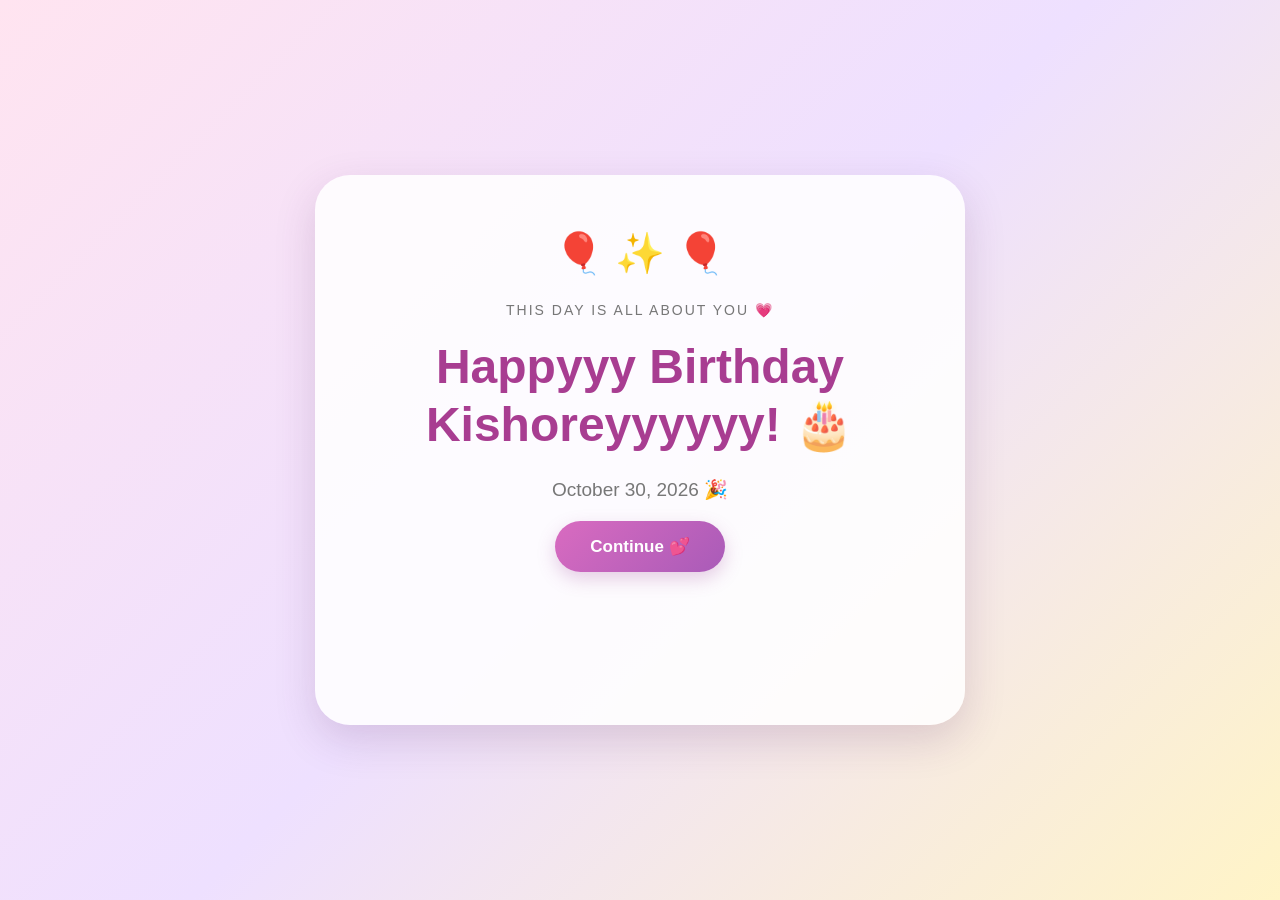
<file: bestfriend/index.html>
<!DOCTYPE html>
<html lang="en">
<head>
    <meta charset="UTF-8">
    <meta name="viewport" content="width=device-width, initial-scale=1.0">

    <title>Happy Birthday Kishoreyyyyyy 🎂</title>

    <link rel="stylesheet" href="style.css">
</head>

<body>

    <!-- PAGE 1 -->
    <section class="page active" id="page1">
        <div class="card">

            <div class="decorations">🎈 ✨ 🎈</div>

            <p class="small-text">THIS DAY IS ALL ABOUT YOU 💗</p>

            <h1>
                Happyyy Birthday<br>
                Kishoreyyyyyy! 🎂
            </h1>

            <p class="date">October 30, 2026 🎉</p>

            <button onclick="startBirthday()">
                Continue 💕
            </button>

        </div>
    </section>


    <!-- PAGE 2 -->
    <section class="page" id="page2">
        <div class="card">

            <div class="emoji">🎂</div>

            <h2>It's Your Special Day! 🎉</h2>

            <p class="date">October 30, 2026</p>

            <p class="message">
                Today is all about celebrating you! 🥳
                <br><br>
                Happyyy Birthday Kishoreyyyyyy! 💗
            </p>

            <button onclick="nextPage()">
                Next 💕
            </button>

        </div>
    </section>


    <!-- PAGE 3 -->
    <section class="page" id="page3">
        <div class="card">

            <div class="emoji">💗</div>

            <h2>Why You're Special ✨</h2>

            <div class="message-box" id="messageText">
                You are a really special person! 💕
            </div>

            <button onclick="nextMessage()">
                Next 💗
            </button>

        </div>
    </section>


    <!-- PAGE 4 -->
    <section class="page" id="page4">
        <div class="card">

            <div class="emoji">🎁</div>

            <h2>Birthday Wishes 🎂</h2>

            <div class="message-box" id="wishText">
                May your birthday be filled with happiness! ✨
            </div>

            <button onclick="nextWish()">
                Next 🎉
            </button>

        </div>
    </section>


    <!-- FINAL PAGE -->
    <section class="page" id="page5">
        <div class="card final-card">

            <div class="decorations">🎈 🎂 🎈</div>

            <h1>
                HAPPY BIRTHDAY<br>
                KISHOREYYYYYY! 💗
            </h1>

            <p class="final-message">
                Happyyy Birthday Kishoreyyyyyy! 🎂💗
                <br><br>
                May October 30, 2026 become one of the
                happiest memories of your life.
                <br><br>
                Keep smiling and keep shining! ✨
            </p>

            <h3>Birthday Party 2026 🎉</h3>

            <div class="signature">
                BY DHANALAKSHMI
            </div>

        </div>
    </section>


    <script src="script.js"></script>

</body>
</html>
</file>
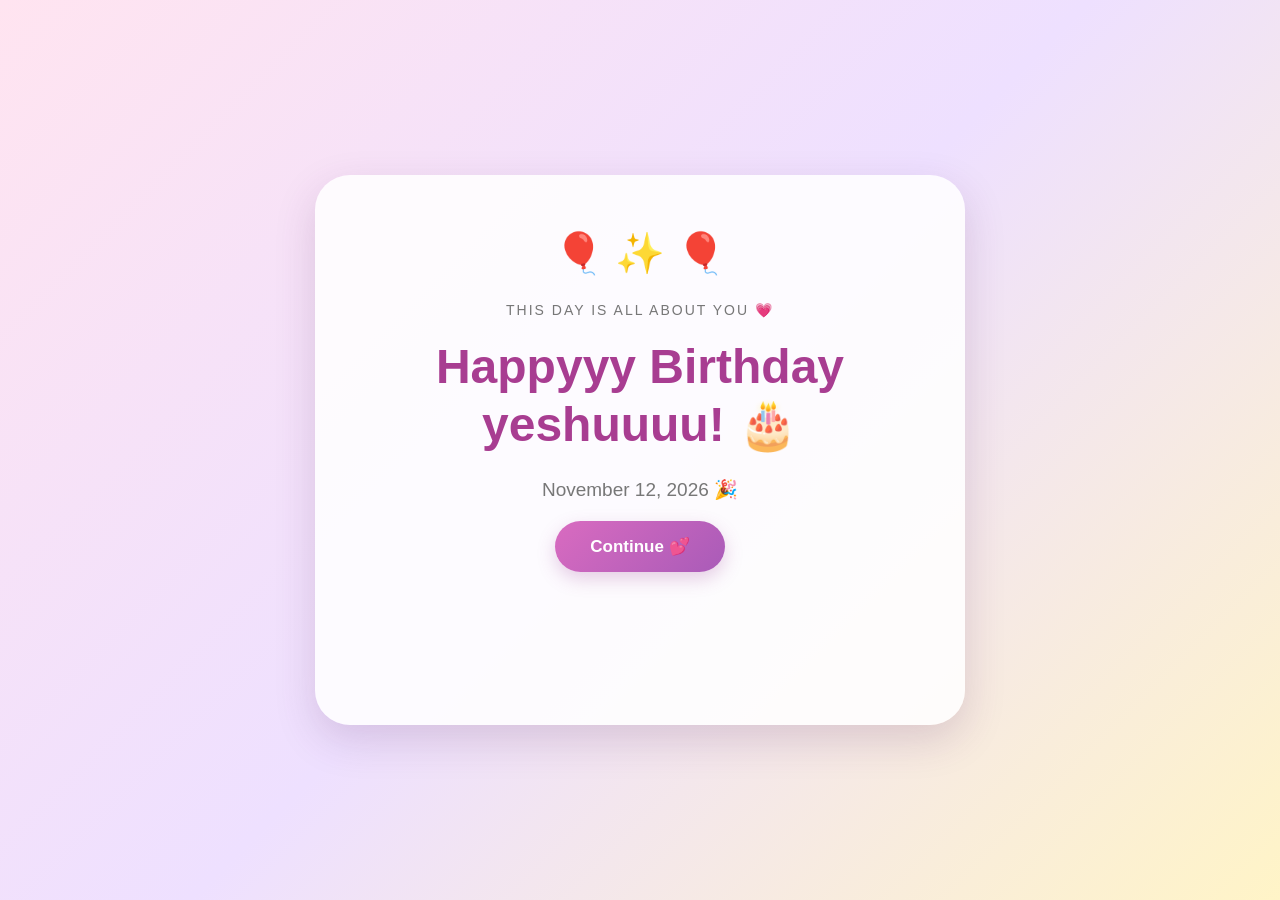
<file: index.html/bestfriend/index.html>
<!DOCTYPE html>
<html lang="en">
<head>
    <meta charset="UTF-8">
    <meta name="viewport" content="width=device-width, initial-scale=1.0">

    <title>Happy Birthday yeshuuu 🎂</title>

    <link rel="stylesheet" href="style.css">
</head>

<body>

    <!-- PAGE 1 -->
    <section class="page active" id="page1">
        <div class="card">

            <div class="decorations">🎈 ✨ 🎈</div>

            <p class="small-text">THIS DAY IS ALL ABOUT YOU 💗</p>

            <h1>
                Happyyy Birthday<br>
                yeshuuuu! 🎂
            </h1>

            <p class="date">November 12, 2026 🎉</p>

            <button onclick="startBirthday()">
                Continue 💕
            </button>

        </div>
    </section>


    <!-- PAGE 2 -->
    <section class="page" id="page2">
        <div class="card">

            <div class="emoji">🎂</div>

            <h2>It's Your Special Day! 🎉</h2>

            <p class="date">November 12, 2026</p>

            <p class="message">
                Today is all about celebrating you! 🥳
                <br><br>
                Happyyy Birthday yeshuuuuu! 💗
            </p>

            <button onclick="nextPage()">
                Next 💕
            </button>

        </div>
    </section>


    <!-- PAGE 3 -->
    <section class="page" id="page3">
        <div class="card">

            <div class="emoji">💗</div>

            <h2>Why You're Special ✨</h2>

            <div class="message-box" id="messageText">
                You are a really special person! 💕
            </div>

            <button onclick="nextMessage()">
                Next 💗
            </button>

        </div>
    </section>


    <!-- PAGE 4 -->
    <section class="page" id="page4">
        <div class="card">

            <div class="emoji">🎁</div>

            <h2>Birthday Wishes 🎂</h2>

            <div class="message-box" id="wishText">
                May your birthday be filled with happiness! ✨
            </div>

            <button onclick="nextWish()">
                Next 🎉
            </button>

        </div>
    </section>


    <!-- FINAL PAGE -->
    <section class="page" id="page5">
        <div class="card final-card">

            <div class="decorations">🎈 🎂 🎈</div>

            <h1>
                HAPPY BIRTHDAY<br>
                yeshuuuu! 💗
            </h1>

            <p class="final-message">
                Happyyy Birthday yeshuuu! 🎂💗
                <br><br>
                May November 12, 2026 become one of the
                happiest memories of your life.
                <br><br>
                Keep smiling and keep shining! ✨
            </p>

            <h3>Birthday Party 2026 🎉</h3>

            <div class="signature">
                BY RITHIKA
            </div>

        </div>
    </section>


    <script src="script.js"></script>

</body>
</html>
</file>
<file: bestfriend/style.css>
* {
    margin: 0;
    padding: 0;
    box-sizing: border-box;
}

body {
    font-family: "Segoe UI", sans-serif;
    background: linear-gradient(135deg, #ffe4f0, #eee0ff, #fff4c7);
    min-height: 100vh;
    overflow-x: hidden;
}

.page {
    display: none;
    min-height: 100vh;
    justify-content: center;
    align-items: center;
    padding: 25px;
}

.page.active {
    display: flex;
}

.card {
    width: 90%;
    max-width: 650px;
    min-height: 550px;

    background: rgba(255, 255, 255, 0.88);
    border-radius: 35px;

    padding: 55px 35px;

    text-align: center;

    box-shadow: 0 15px 40px rgba(100, 50, 100, 0.18);

    animation: appear 0.7s ease;
}

@keyframes appear {
    from {
        opacity: 0;
        transform: translateY(25px) scale(0.96);
    }

    to {
        opacity: 1;
        transform: translateY(0) scale(1);
    }
}

.decorations {
    font-size: 40px;
    margin-bottom: 25px;
}

.small-text {
    color: #777;
    font-size: 14px;
    letter-spacing: 2px;
    margin-bottom: 20px;
}

h1 {
    color: #a83d91;
    font-size: 48px;
    line-height: 1.2;
    margin-bottom: 25px;
}

h2 {
    color: #a83d91;
    font-size: 36px;
    margin-bottom: 25px;
}

h3 {
    color: #9b4d96;
    font-size: 25px;
    margin-top: 25px;
}

.date {
    color: #777;
    font-size: 19px;
    margin: 20px 0;
}

.message {
    color: #555;
    font-size: 20px;
    line-height: 1.7;
    margin: 30px 0;
}

.emoji {
    font-size: 65px;
    margin-bottom: 20px;
}

.message-box {
    background: #fff0f8;
    border-radius: 25px;
    padding: 30px 25px;

    color: #555;
    font-size: 20px;
    line-height: 1.7;

    min-height: 130px;

    display: flex;
    align-items: center;
    justify-content: center;

    margin: 30px 0;
}

button {
    border: none;
    background: linear-gradient(135deg, #d96bc0, #a95bb8);
    color: white;

    padding: 15px 35px;

    border-radius: 30px;

    font-size: 17px;
    font-weight: bold;

    cursor: pointer;

    box-shadow: 0 7px 18px rgba(160, 70, 150, 0.25);

    transition: 0.3s;
}

button:hover {
    transform: scale(1.06);
}

.final-card {
    min-height: 600px;
}

.final-message {
    color: #555;
    font-size: 19px;
    line-height: 1.7;
    margin: 30px 10px;
}

.signature {
    margin-top: 45px;

    color: #a83d91;

    font-size: 18px;
    font-weight: bold;

    letter-spacing: 3px;
}


/* MOBILE */

@media (max-width: 600px) {

    .card {
        width: 95%;
        padding: 40px 22px;
        min-height: 500px;
    }

    h1 {
        font-size: 34px;
    }

    h2 {
        font-size: 28px;
    }

    .message {
        font-size: 17px;
    }

    .message-box {
        font-size: 17px;
    }

    .decorations {
        font-size: 30px;
    }
}
</file>
<file: index.html/bestfriend/style.css>
* {
    margin: 0;
    padding: 0;
    box-sizing: border-box;
}

body {
    font-family: "Segoe UI", sans-serif;
    background: linear-gradient(135deg, #ffe4f0, #eee0ff, #fff4c7);
    min-height: 100vh;
    overflow-x: hidden;
}

.page {
    display: none;
    min-height: 100vh;
    justify-content: center;
    align-items: center;
    padding: 25px;
}

.page.active {
    display: flex;
}

.card {
    width: 90%;
    max-width: 650px;
    min-height: 550px;

    background: rgba(255, 255, 255, 0.88);
    border-radius: 35px;

    padding: 55px 35px;

    text-align: center;

    box-shadow: 0 15px 40px rgba(100, 50, 100, 0.18);

    animation: appear 0.7s ease;
}

@keyframes appear {
    from {
        opacity: 0;
        transform: translateY(25px) scale(0.96);
    }

    to {
        opacity: 1;
        transform: translateY(0) scale(1);
    }
}

.decorations {
    font-size: 40px;
    margin-bottom: 25px;
}

.small-text {
    color: #777;
    font-size: 14px;
    letter-spacing: 2px;
    margin-bottom: 20px;
}

h1 {
    color: #a83d91;
    font-size: 48px;
    line-height: 1.2;
    margin-bottom: 25px;
}

h2 {
    color: #a83d91;
    font-size: 36px;
    margin-bottom: 25px;
}

h3 {
    color: #9b4d96;
    font-size: 25px;
    margin-top: 25px;
}

.date {
    color: #777;
    font-size: 19px;
    margin: 20px 0;
}

.message {
    color: #555;
    font-size: 20px;
    line-height: 1.7;
    margin: 30px 0;
}

.emoji {
    font-size: 65px;
    margin-bottom: 20px;
}

.message-box {
    background: #fff0f8;
    border-radius: 25px;
    padding: 30px 25px;

    color: #555;
    font-size: 20px;
    line-height: 1.7;

    min-height: 130px;

    display: flex;
    align-items: center;
    justify-content: center;

    margin: 30px 0;
}

button {
    border: none;
    background: linear-gradient(135deg, #d96bc0, #a95bb8);
    color: white;

    padding: 15px 35px;

    border-radius: 30px;

    font-size: 17px;
    font-weight: bold;

    cursor: pointer;

    box-shadow: 0 7px 18px rgba(160, 70, 150, 0.25);

    transition: 0.3s;
}

button:hover {
    transform: scale(1.06);
}

.final-card {
    min-height: 600px;
}

.final-message {
    color: #555;
    font-size: 19px;
    line-height: 1.7;
    margin: 30px 10px;
}

.signature {
    margin-top: 45px;

    color: #a83d91;

    font-size: 18px;
    font-weight: bold;

    letter-spacing: 3px;
}


/* MOBILE */

@media (max-width: 600px) {

    .card {
        width: 95%;
        padding: 40px 22px;
        min-height: 500px;
    }

    h1 {
        font-size: 34px;
    }

    h2 {
        font-size: 28px;
    }

    .message {
        font-size: 17px;
    }

    .message-box {
        font-size: 17px;
    }

    .decorations {
        font-size: 30px;
    }
}
</file>
